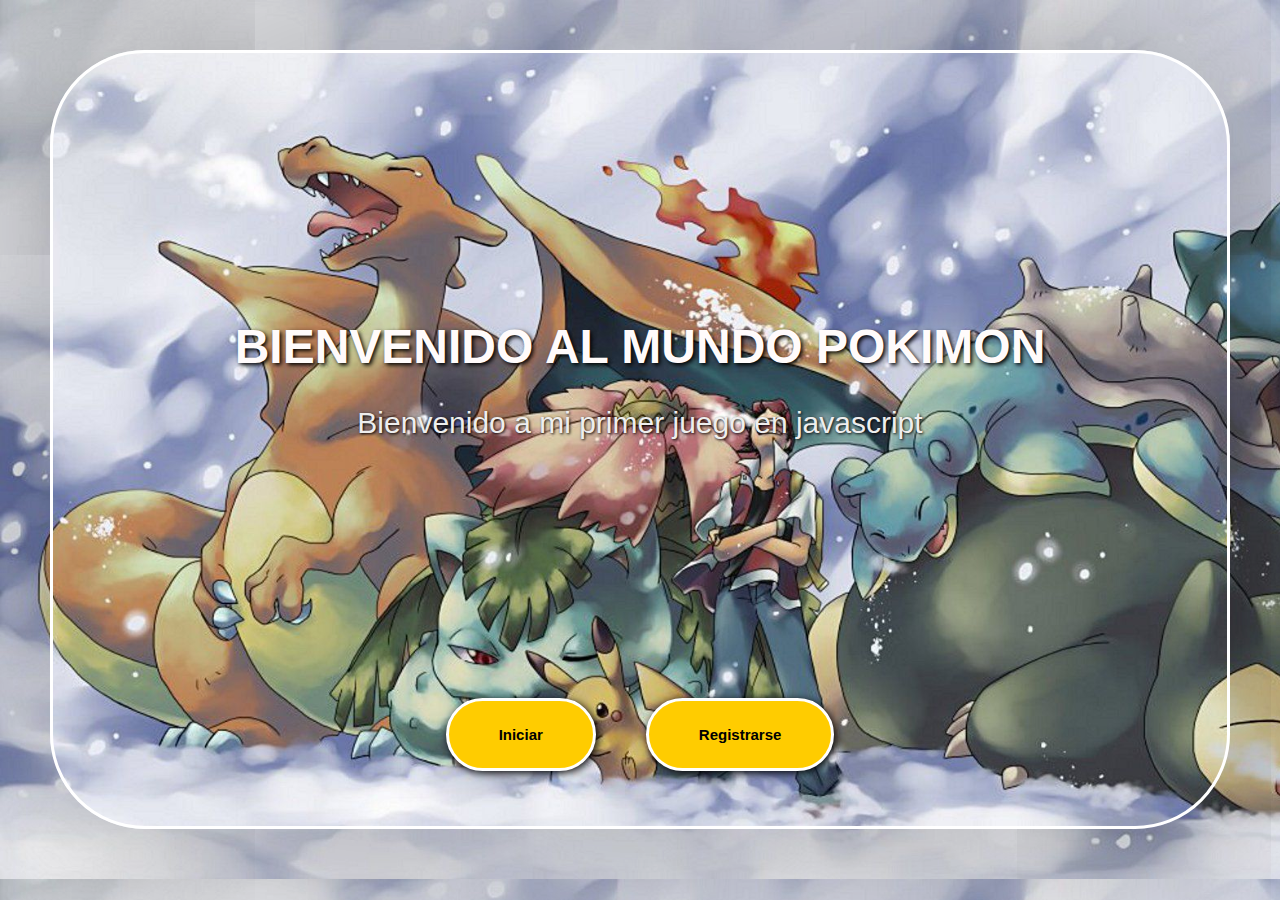
<file: index.html>
<!DOCTYPE html>
<!-- Documento HTML5 -->

<html lang="en">
<!-- Idioma inglés -->

<head>
    <meta charset="UTF-8">
    <!-- Codificación UTF-8 -->
    <meta name="viewport" content="width=device-width, initial-scale=1.0">
    <!-- Diseño adaptable -->
    <title class="titlePoki">POKIMON</title>
    <!-- Título de la página -->
    <link rel="stylesheet" href="css/index.css">
    <!-- Enlace al CSS -->
</head>

<body>
    <div class="container">
        <!-- Contenedor principal -->
        <div class="titleSub-poki">
            <!-- Título y descripción -->
            <h1 class="titlePoki">BIENVENIDO AL MUNDO POKIMON</h1>
            <!-- Título principal -->
            <p class="text-poki">Bienvenido a mi primer juego en javascript</p>
            <!-- Texto de bienvenida -->
        </div>
    </div>
    <div class="botton-group">
        <!-- Botones -->
        <button class="botton-poki" onclick="location.href='./vistas/login.html'">Iniciar</button>
        <!-- Ir a login -->
        <button class="botton-poki" onclick="location.href='./vistas/registrar.html'">Registrarse</button>
        <!-- Ir a registro -->
    </div>
</body>
</html>
</file>
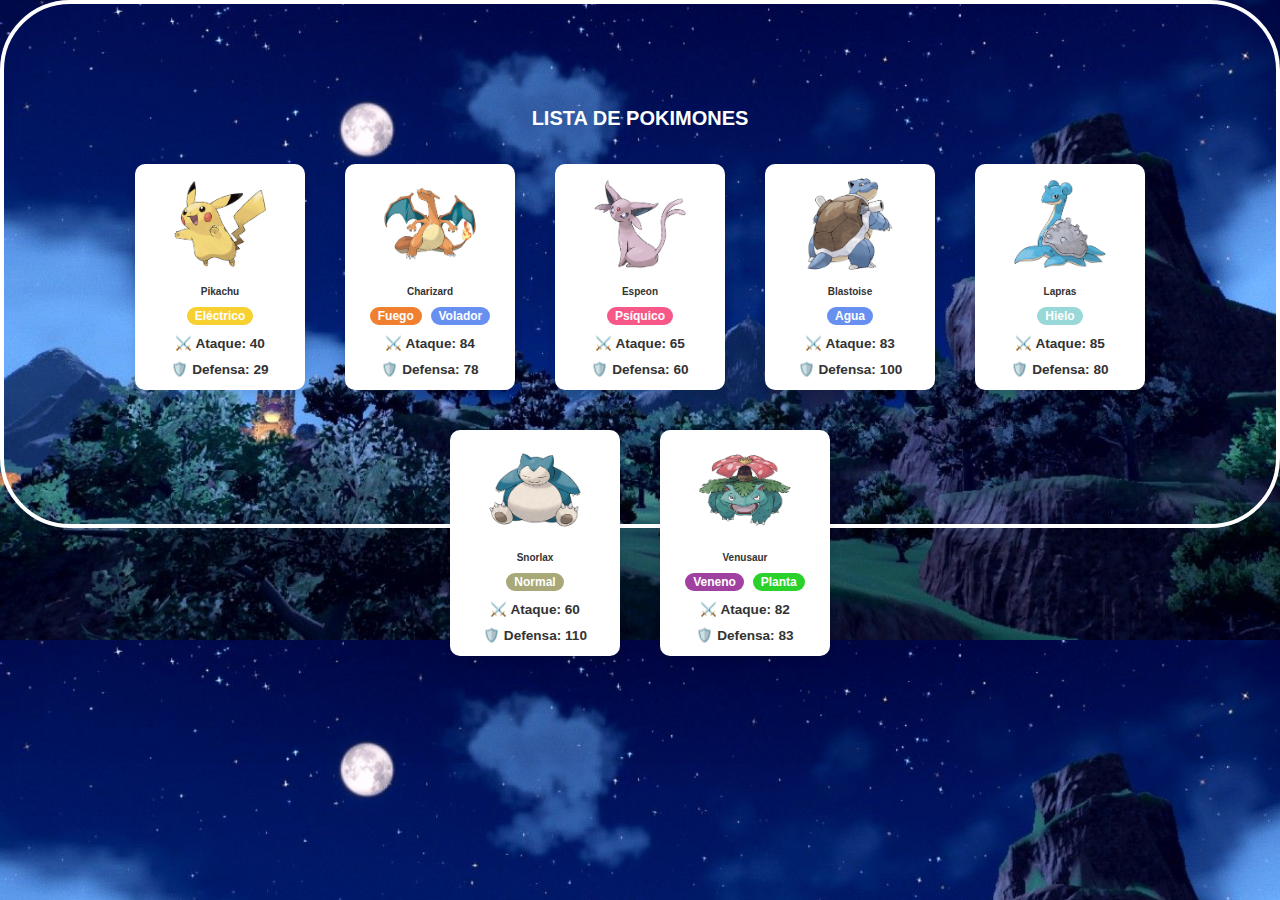
<file: vistas/pokimones.html>
<!DOCTYPE html>
<!-- HTML5 -->

<html lang="es">
<!-- Idioma español -->

<head>
    <meta charset="UTF-8">
    <!-- Codificación UTF-8 -->
    <meta name="viewport" content="width=device-width, initial-scale=1.0">
    <!-- Diseño adaptable -->
    <title>Lista de Pokimones</title>
    <!-- Título de la página -->
    <link rel="stylesheet" href="../css/pokimones.css">
    <!-- Enlace al CSS -->
</head>

<body>
    <h1>LISTA DE POKIMONES</h1>
    <!-- Título principal -->
    <div class="pokimon-container">
        <!-- Contenedor de todos los Pokimones -->
        <div class="pokimon">
            <img src="../assets/img/pikachu.png" alt="Pikachu">
            <!-- Imagen de Pikachu -->
            <p><strong>Pikachu</strong></p>
            <!-- Nombre del Pokémon -->
            <span class="tipo electrico">Eléctrico</span>
            <!-- Tipo del Pokémon -->
            <p class="stat">⚔️ Ataque: 40</p>
            <p class="stat">🛡️ Defensa: 29</p>
            <!-- Estadísticas -->
        </div>

        <div class="pokimon">
            <img src="../assets/img/charizard.png" alt="Charizard">
            <!-- Imagen de Charizard -->
            <p><strong>Charizard</strong></p>
            <span class="tipo fuego">Fuego</span>
            <span class="tipo volador">Volador</span>
            <!-- Tipos -->
            <p class="stat">⚔️ Ataque: 84</p>
            <p class="stat">🛡️ Defensa: 78</p>
        </div>

        <div class="pokimon">
            <img src="../assets/img/espeon.png" alt="Espeon">
            <!-- Imagen de Espeon -->
            <p><strong>Espeon</strong></p>
            <span class="tipo psiquico">Psíquico</span>
            <p class="stat">⚔️ Ataque: 65</p>
            <p class="stat">🛡️ Defensa: 60</p>
        </div>

        <div class="pokimon">
            <img src="../assets/img/blastoise.png" alt="Blastoise">
            <!-- Imagen de Blastoise -->
            <p><strong>Blastoise</strong></p>
            <span class="tipo agua">Agua</span>
            <p class="stat">⚔️ Ataque: 83</p>
            <p class="stat">🛡️ Defensa: 100</p>
        </div>

        <div class="pokimon">
            <img src="../assets/img/lapras.png" alt="Lapras">
            <!-- Imagen de Lapras -->
            <p><strong>Lapras</strong></p>
            <span class="tipo hielo">Hielo</span>
            <p class="stat">⚔️ Ataque: 85</p>
            <p class="stat">🛡️ Defensa: 80</p>
        </div>

        <div class="pokimon">
            <img src="../assets/img/snorlax.png" alt="Snorlax">
            <!-- Imagen de Snorlax -->
            <p><strong>Snorlax</strong></p>
            <span class="tipo normal">Normal</span>
            <p class="stat">⚔️ Ataque: 60</p>
            <p class="stat">🛡️ Defensa: 110</p>
        </div>

        <div class="pokimon">
            <img src="../assets/img/venusaur.png" alt="Venusaur">
            <!-- Imagen de Venusaur -->
            <p><strong>Venusaur</strong></p>
            <span class="tipo veneno">Veneno</span>
            <span class="tipo planta">Planta</span>
            <!-- Tipos -->
            <p class="stat">⚔️ Ataque: 82</p>
            <p class="stat">🛡️ Defensa: 83</p>
        </div>
    </div>
</body>
</html>
</file>
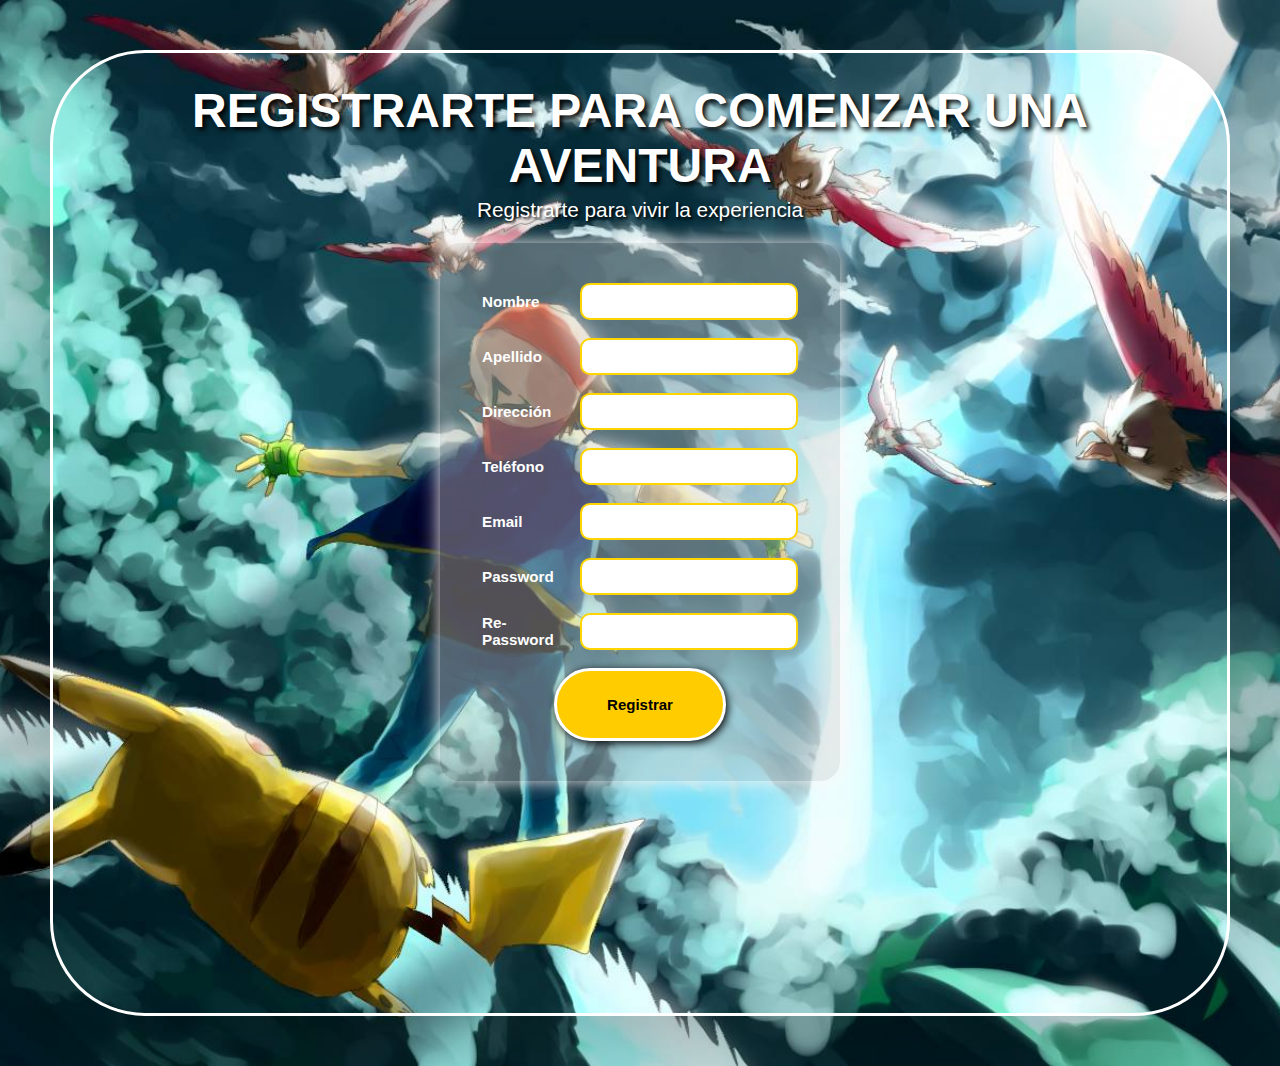
<file: vistas/registrar.html>
<!DOCTYPE html>
<!-- HTML5 -->

<html lang="en">
<!-- Idioma inglés -->

<head>
    <meta charset="UTF-8">
    <!-- Codificación UTF-8 -->
    <meta name="viewport" content="width=device-width, initial-scale=1.0">
    <!-- Diseño adaptable -->
    <title>Registrarse</title>
    <!-- Título de la página -->
    <script src="../js/registrar.js"></script>
    <!-- Enlace al archivo JavaScript -->
    <link rel="stylesheet" href="../css/registrar.css">
    <!-- Enlace al CSS -->
</head>

<body>
    <div class="container">
        <!-- Contenedor principal -->
        <div class="titleSub-poki">
            <!-- Título -->
            <h1 class="titlePoki">REGISTRARTE PARA COMENZAR UNA AVENTURA</h1>
            <p class="text-poki">Registrarte para vivir la experiencia</p>
            <!-- Texto introductorio -->
        </div>
    </div>
    <div class="container">
        <!-- Otro contenedor -->
        <div class="formulario">
            <!-- Formulario de registro -->
            <table>
                <!-- Tabla del formulario -->
                <tr>
                    <td><label for>Nombre</label></td>
                    <td><input type="text" class="input-poki" name="nombre" id="nombre" /></td>
                </tr>
                <tr>
                    <td><label for>Apellido</label></td>
                    <td><input type="text" class="input-poki" name="apellido" id="apellido" /></td>
                </tr>
                <tr>
                    <td><label for>Dirección</label></td>
                    <td><input type="text" class="input-poki" name="direccion" id="direccion" /></td>
                </tr>
                <tr>
                    <td><label for>Teléfono</label></td>
                    <td><input type="text" class="input-poki" name="telefono" id="telefono" /></td>
                </tr>
                <tr>
                    <td><label for>Email</label></td>
                    <td><input type="email" class="input-poki" name="email" id="email" /></td>
                </tr>
                <tr>
                    <td><label for>Password</label></td>
                    <td><input type="password" class="input-poki" name="contrasena" id="contrasena" /></td>
                </tr>
                <tr>
                    <td><label for>Re-Password</label></td>
                    <td><input type="password" class="input-poki" name="contrasenaConfirm" id="contrasenaConfirm" /></td>
                </tr>
                <tr>
                    <td colspan="2" style="text-align: center;">
                        <button onclick="Registrar()" class="botton-poki">Registrar</button>
                        <!-- Botón de registro -->
                    </td>
                </tr>
            </table>
        </div>
    </div>
</body>
</html>
</file>
<file: css/index.css>
/* Fondo */
body {
    background-image: url('../assets/img/5.jpg'); /* Imagen de fondo */
    background-size: cover; /* Ajuste de fondo */
    font-family: 'Comic Sans MS', cursive, sans-serif; /* Fuente personalizada */
    margin: 50px; padding: 55px; /* Espaciado externo e interno */
    border: 3px solid #ffffff; /* Borde blanco */
    box-shadow: 0 0 5000px rgba(0,0,0,0.5); /* Sombra intensa */
    border-radius: 95px; /* Bordes redondeados */
}

/* Título principal */
.titlePoki {
    font-family: 'Comic Sans MS', cursive, sans-serif; /* Fuente personalizada */
    font-weight: bold; /* Texto en negrita */
    text-align: center; /* Texto centrado */
    color: #fff; /* Color blanco */
    text-shadow: 23px 23px 50px #000; /* Sombra llamativa para el título */
}

/* Contenedor */
.container {
    display: flex; /* Diseño flexible */
    justify-content: center; align-items: center; /* Centrado vertical y horizontal */
    height: 60vh; /* Altura del contenedor */
    text-align: center; /* Texto centrado */
    margin-bottom: 50px; /* Margen inferior */
}

/* Encabezado dentro del contenedor */
.container h1 {
    font-size: 3rem; /* Tamaño grande del texto */
    color: #fffbfb; /* Texto blanco */
    text-shadow: 2px 2px 4px #000; /* Sombra para el texto */
}

/* Subtítulo */
.titleSub-poki {
    margin: 0 auto; /* Centrado automático */
}

/* Texto descriptivo */
.text-poki {
    color: #eee; /* Color gris claro */
    font-size: 30px; /* Tamaño de fuente */
    font-family: 'Comic Sans MS', cursive, sans-serif; /* Fuente personalizada */
    margin-top: 10px; /* Margen superior */
    text-shadow: 1px 1px 3px #000; /* Sombra suave */
}

/* Grupo de botones */
.botton-group {
    display: flex; /* Contenedor flexible */
    justify-content: center; /* Centrado horizontal */
    gap: 50px; /* Espaciado entre botones */
    margin-top: 30px; /* Margen superior */
}

/* Botón principal */
.botton-poki {
    background-color: #ffcc00; /* Fondo amarillo */
    color: #000000; /* Texto negro */
    padding: 25px 50px; /* Espaciado interno */
    border: 3px solid #ffffff; /* Borde blanco */
    border-radius: 50px; /* Bordes redondeados */
    font-family: "Comic Sans MS", cursive, sans-serif; /* Fuente personalizada */
    font-size: 15px; font-weight: bold; /* Tamaño y estilo del texto */
    box-shadow: 2px 2px 8px #000; /* Sombra */
    transition: all 0.3s ease; /* Animación suave */
}

/* Efecto hover para botones */
.botton-poki:hover {
    background-color: #fff; /* Fondo blanco al pasar el ratón */
    color: #ff7300; /* Texto naranja */
    border-color: #e6a500; /* Borde amarillo oscuro */
    cursor: pointer; /* Cambia el cursor */
    transform: scale(1.05); /* Agranda ligeramente el botón */
}

/* Fuente personalizada */
@font-face {
    font-family: 'Pokimon'; /* Nombre de la fuente */
    src: url('../assets/fuentes/Minecraft.ttf') format('truetype'); /* Ruta de la fuente */
}

/* Pie de página */
.footer-border {
    border-top: 4px dashed #000; /* Línea superior discontinua */
    margin-top: 40px; /* Margen superior */
    padding-top: 20px; /* Relleno interno */
    text-align: center; /* Texto centrado */
    color: white; /* Texto blanco */
    font-size: 14px; /* Tamaño de fuente */
    text-shadow: 1px 1px 2px black; /* Sombra del texto */
}
</file>
<file: css/pokimones.css>
/* Fondo principal */
body {
  background-image: url('../assets/img/999.jpg'); /* Fondo con imagen */
  background-color: #f0f0f0; /* Color de respaldo */
  text-align: center; /* Alineación de texto */
  background-position-x: top center; /* Posición de la imagen */
  background-size: cover; /* Ajusta tamaño del fondo */
  font-family: "Comic Sans MS", cursive, sans-serif; /* Fuente personalizada */
  margin: 0px; padding: 90px; /* Espaciado */
  border: 4px solid #ffffff; /* Borde blanco */
  box-shadow: 0 0 3000px rgba(0,0,0,0.5); /* Sombra suave */
  border-radius: 70px; /* Bordes redondeados */
  color: white; font-size: 10px; /* Texto blanco */
}

/* Títulos */
h1 {
  color: #ffffff; /* Color blanco */
}

/* Contenedor de Pokimones */
.pokimon-container {
  display: flex; flex-wrap: wrap; /* Diseño flexible en múltiples filas */
  justify-content: center; /* Centrado horizontal */
  gap: 40px; /* Espaciado entre elementos */
  padding: 20px; /* Relleno interno */
  height: 250px; /* Altura del contenedor */
}

/* Estilo de cada Pokémon */
.pokimon {
  background-color: #fff; /* Fondo blanco */
  border-radius: 10px; /* Bordes redondeados */
  box-shadow: 0 4px 8px rgba(0,0,0,0.1); /* Sombra ligera */
  padding: 10px; /* Relleno interno */
  width: 150px; /* Ancho fijo */
  transition: transform 0.2s; /* Animación al interactuar */
  color: #333; /* Texto oscuro */
}

/* Imágenes de Pokimones */
.pokimon img {
  width: 100px; height: 100px; /* Dimensiones de las imágenes */
}

/* Texto dentro de los Pokimones */
.pokimon p {
  margin-top: 10px; /* Espaciado superior */
  font-weight: bold; /* Texto en negrita */
}

/* Hover en Pokimones */
.pokimon:hover {
  transform: scale(1.1); /* Agranda el elemento */
}

/* Tipos de Pokimones */
.tipo {
  display: inline-block; /* Elemento en línea */
  padding: 2px 8px; /* Espaciado interno */
  margin: 0 3px; /* Margen externo */
  border-radius: 12px; /* Bordes redondeados */
  font-size: 0.75rem; /* Tamaño pequeño del texto */
  color: white; font-weight: bold; /* Texto en negrita */
}

/* Colores por tipo */
.veneno { background-color: #A040A0; }
.fuego { background-color: #F08030; }
.agua { background-color: #6890F0; }
.tierra { background-color: #E0C068; }
.electrico { background-color: #F8D030; }
.hielo { background-color: #98D8D8; }
.lucha { background-color: #C03028; }
.normal { background-color: #A8A878; }
.roca { background-color: #838280; }
.psiquico { background-color: #f85888; }
.planta { background-color: #2bd12b; }
.volador { background-color: #6890F0; }

/* Estadísticas */
.stat {
  font-size: 0.85rem; /* Tamaño pequeño */
  margin: 0.2rem 0; /* Margen vertical */
}
</file>
<file: css/registrar.css>
/* Fondo general */
body {
    margin: 0;
    padding: 0;
    height: 100vh;
    background-image: url('../assets/img/555.jpg');
    /* Imagen de fondo */
    background-size: cover;
    /* Ajusta el tamaño de la imagen al contenedor */
    background-position: center;
    /* Centra la imagen */
    font-family: 'Comic Sans MS', cursive, sans-serif;
    /* Fuente de texto */
    margin: 50px;
    /* Espaciado interno */
    border: 3px solid #ffffff; 
    /* Borde blanco */
    padding: 30px;
    /* Relleno interno */
    box-shadow: 0 0 5000px rgba(0,0,0,0.5);
    /* Sombra del contenedor */
    border-radius: 95px;
    /* Bordes redondeados */
}

/* Contenedor principal */
.container {
    display: flex;
    /* Usa un diseño flexible */
    flex-direction: column;
    /* Coloca los elementos en una columna */
    align-items: center;
    /* Centra los elementos horizontalmente */
    justify-content: center;
    /* Centra los elementos verticalmente */
    gap: 20px;
    /* Espaciado entre elementos */
    text-align: center;
    /* Alineación del texto */
}

/* Título */
.titlePoki {
    color: white;
    /* Color blanco */
    font-size: 3em;
    /* Tamaño de fuente */
    text-shadow: 3px 3px 5px black;
    /* Sombras para el texto */
    margin: 0;
    /* Sin margen */
}

/* Subtítulo */
.text-poki {
    color: white;
    /* Color blanco */
    font-size: 1.3em;
    /* Tamaño de fuente */
    text-shadow: 2px 2px 3px black;
    /* Sombras para el texto */
    margin-top: 5px;
    /* Espaciado superior */
}

.formulario {
    background-color: rgba(212, 205, 205, 0.39);
    /* Fondo semitransparente */
    border-radius: 20px;
    /* Bordes redondeados */
    padding: 30px 40px;
    /* Relleno interno */
    box-shadow: 0 0 20px rgb(255, 246, 246);
    /* Sombra del formulario */
    width: 320px;
    /* Ancho fijo */
}

table {
    width: 100%;
    /* Ancho de la tabla */
}

td {
    padding: 8px 0;
    /* Espaciado interno */
    color: rgb(255, 255, 255);
    /* Color de texto blanco */
    font-weight: bold;
    /* Texto en negrita */
    font-size: 0.95em;
    /* Tamaño de fuente */
    text-align: left;
    /* Alineación del texto */
}

.input-poki {
    width: 100%;
    /* Ancho completo */
    padding: 8px;
    /* Espaciado interno */
    border-radius: 10px;
    /* Bordes redondeados */
    border: 2px solid #ffd500;
    /* Borde amarillo */
    font-size: 1em;
    /* Tamaño de fuente */
    outline: none;
    /* Sin contorno */
    box-sizing: border-box;
    /* Ajusta el tamaño del cuadro */
}

.input-poki:focus {
    border-color: orange;
    /* Borde naranja al seleccionar */
    background-color: #fffce6;
    /* Fondo claro al seleccionar */
}

/* Botón */
.botton-poki {
    background-color: #ffcc00;
    /* Fondo amarillo */
    color: #000000;
    /* Color de texto negro */
    padding: 25px 50px;
    /* Espaciado interno */
    border: 3px solid #ffffff;
    /* Borde blanco */
    border-radius: 50px;
    /* Bordes redondeados */
    font-family: "Comic Sans MS", cursive, sans-serif;
    /* Fuente del botón */
    font-size: 15px;
    /* Tamaño de fuente */
    font-weight: bold;
    /* Texto en negrita */
    box-shadow: 2px 2px 8px #000;
    /* Sombra */
    transition: all 0.3s ease;
    /* Animación suave */
}

.botton-poki:hover {
    background-color: #fff;
    /* Fondo blanco al pasar el mouse */
    color: #ffcc00;
    /* Texto amarillo al pasar el mouse */
    cursor: pointer;
    /* Cambia el cursor a "manito" */
    transform: scale(1.05);
    /* Agranda el botón ligeramente */
    border-color: #ffcc00;
    /* Borde amarillo */
}
</file>
